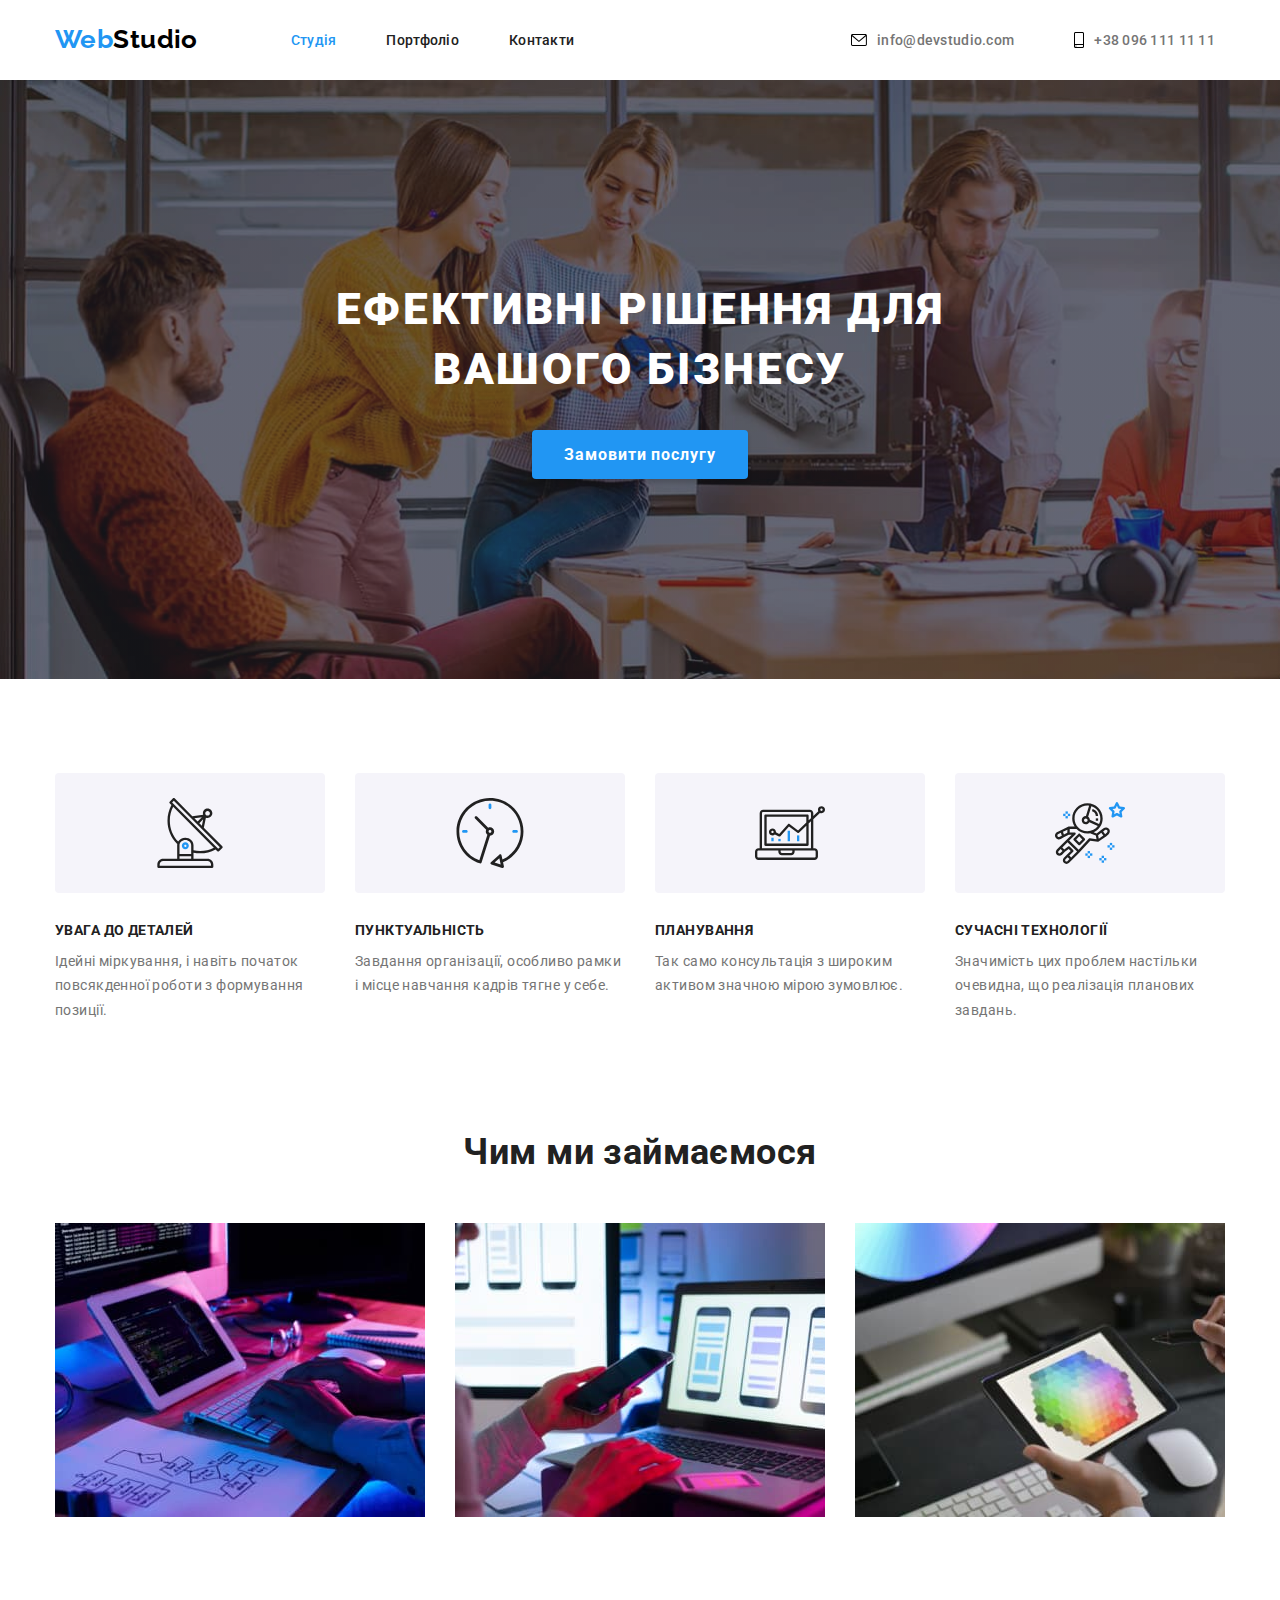
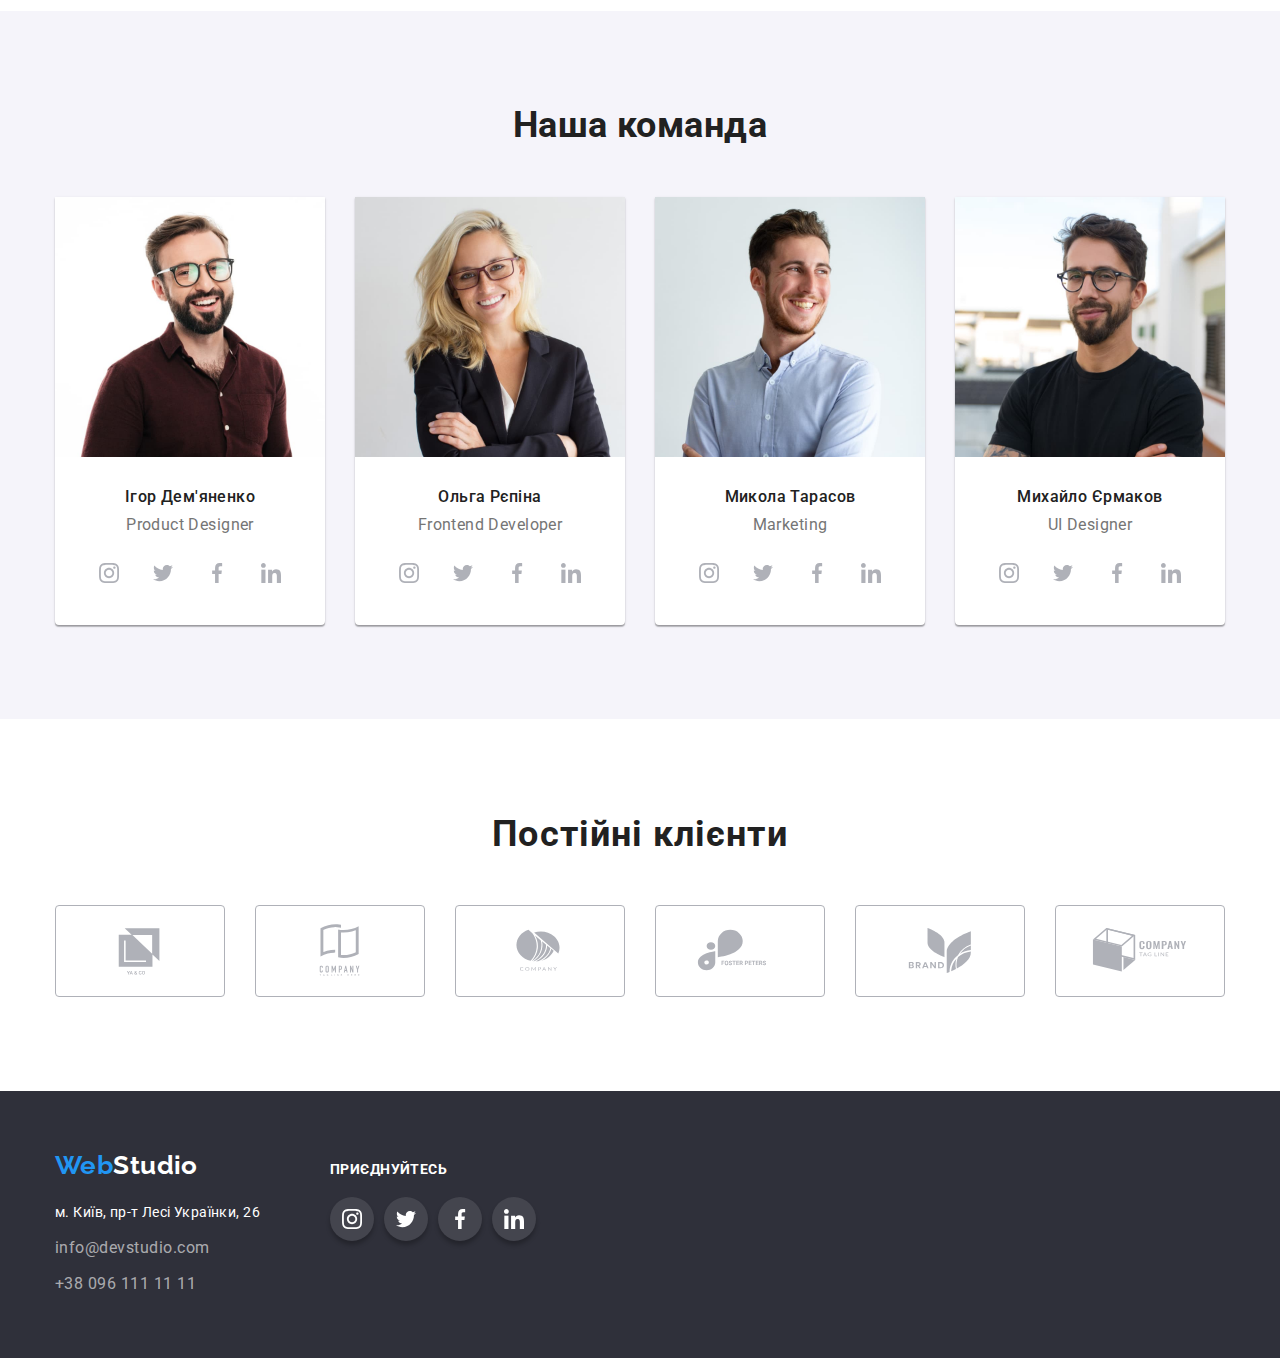
<file: index.html>
<!DOCTYPE html>
<html lang="uk">
  <head>
    <meta charset="UTF-8" />
    <meta http-equiv="X-UA-Compatible" content="IE=edge" />
    <meta name="viewport" content="width=device-width, initial-scale=1.0" />
    <title>webstudio</title>
    <link rel="preconnect" href="https://fonts.googleapis.com" />
    <link rel="preconnect" href="https://fonts.gstatic.com" crossorigin />
    <link
      href="https://fonts.googleapis.com/css2?family=Raleway:wght@700&family=Roboto:wght@400;500;700;900&display=swap"
      rel="stylesheet"
    />
    <link
      rel="stylesheet"
      href="https://cdn.jsdelivr.net/npm/modern-normalize@1.1.0/modern-normalize.min.css"
    />
    <link rel="stylesheet" href="./css/styles.css" />
  </head>
  <body>
    <header>
      <div class="container heder-container">
        <nav class="heder-container">
          <a href="./index.html" class="logo header-logo"
            >Web<span class="logo-top">Studio</span></a
          >
          <ul class="site-nav heder-container">
            <li class="menu-item"><a href="./index.html" class="link current">Студія</a></li>
            <li class="menu-item"><a href="./portfolio.html" class="link">Портфоліо</a></li>
            <li class="menu-item"><a href="./index.html" class="link">Контакти</a></li>
          </ul>
        </nav>
        <ul class="header-contacts heder-container">
          <li>
            <div class="icon-contacts">
                <svg aria-label="конверт" class="above" width="16" height="12">
                <use href="./images/sprite.svg#icon-envelope" ></use>
              </svg>
            <a href="mailto:info@devstudio.com" class="above">info@devstudio.com</a>
          </div>
        </li>
          <li>
            <div class="icon-contacts">
                <svg aria-label="іконка смартфона" class="above" width="10" height="16" >
                <use href="./images/sprite.svg#icon-smartphone" ></use>
              </svg>
             <a href="tel:+380961111111" class="above">+38 096 111 11 11</a>
          </div>
        </li>
        </ul>
      </div>
    </header>
    <main>
      <section class="hero section">
        <div class="container">
          <h1 class="hero-title">Ефективні рішення для вашого бізнесу</h1>
          <button type="button" class="button">Замовити послугу</button>
        </div>
      </section>
      <section class="quality section">
        <div class="container">
          <h2 class="visualy-hidden">Наші переваги</h2>
          <ul class="list-quality list-quality-container">
            <li class="list-item">
              <div class="icon-border">
                <svg aria-label="антена" class="icon-quality">
                <use href="./images/sprite.svg#icon-antenna"></use>
              </svg>
            </div>
              <h3 class="list-title">Увага до деталей</h3>
              <p class="text">
                Ідейні міркування, і навіть початок повсякденної роботи з формування позиції.
              </p>
            </li>
            <li class="list-item">
              <div class="icon-border">
                <svg aria-label="антена" class="icon-quality">
                <use href="./images/sprite.svg#icon-clock"></use>
              </svg>
            </div>
              <h3 class="list-title">Пунктуальність</h3>
              <p class="text">
                Завдання організації, особливо рамки і місце навчання кадрів тягне у себе.
              </p>
            </li>
            <li class="list-item ">
              <div class="icon-border">
                <svg aria-label="антена" class="icon-quality">
                <use href="./images/sprite.svg#icon-diagram"></use>
              </svg>
            </div>
              <h3 class="list-title">Планування</h3>
              <p class="text">Так само консультація з широким активом значною мірою зумовлює.</p>
            </li>
            <li class="list-item ">
              <div class="icon-border">
                <svg aria-label="антена" class="icon-quality">
                <use href="./images/sprite.svg#icon-astronaut"></use>
              </svg>
            </div>
              <h3 class="list-title">Сучасні технології</h3>
              <p class="text">
                Значимість цих проблем настільки очевидна, що реалізація планових завдань.
              </p>
            </li>
          </ul>
        </div>
      </section>
      <section class="work section">
        <div class="container">
          <h2 class="work-title">Чим ми займаємося</h2>
          <ul class="list-photo list-photo-container">
            <li><img src="./images/img/box1.jpg" alt="Програмне забеспечння" width="370" /></li>
            <li><img src="./images/img/box2.jpg" alt="Розробка мобіліних додатків" width="370" /></li>
            <li><img src="./images/img/box3.jpg" alt="Програмування на комп'ютері" width="370" /></li>
          </ul>
        </div>
      </section>
      <section class="employees section">
        <div class="container">
          <h2 class="employees-title">Наша команда</h2>
          <ul class="list-name list-name-container">
            <li class="title-name">
              <img src="./images/team/img1.jpg" alt="Ігор Дем'яненко" width="270" />
              <div class="team">
                <h3 class="name-container">Ігор Дем'яненко</h3>
                <p class="text" lang="en">Product Designer</p>
                <ul class="social-list">
                  <li class="social-list-item">
                    <a href="" class="sotial-list-link">
                      <svg aria-label="іконка інстаграму" class="sotial-list-icon">
                        <use href="./images/sprite.svg#icon-instagram"></use>
                      </svg>
                    </a>
                  </li>
                  <li class="social-list-item">
                    <a href="" class="sotial-list-link">
                      <svg aria-label="іконка твітеру" class="sotial-list-icon">
                        <use href="./images/sprite.svg#icon-twitter"></use>
                      </svg>
                    </a>
                  </li>
                  <li class="social-list-item">
                    <a href="" class="sotial-list-link">
                      <svg aria-label="іконка фейсбуку" class="sotial-list-icon">
                        <use href="./images/sprite.svg#icon-facebook"></use>
                      </svg>
                    </a>
                  </li>
                  <li class="social-list-item">
                    <a href="" class="sotial-list-link">
                      <svg aria-label="іконка лікедину" class="sotial-list-icon">
                        <use href="./images/sprite.svg#icon-linkedin"></use>
                      </svg>
                    </a>
                  </li>
                </ul>
              </div>
            </li>
            <li class="title-name">
              <img src="./images/team/img2.jpg" alt="Ольга Рєпіна" width="270" />
              <div class="team">
                <h3 class="name-container">Ольга Рєпіна</h3>
                <p class="text" lang="en">Frontend Developer</p>
                <ul class="social-list">
                  <li class="social-list-item">
                    <a href="" class="sotial-list-link">
                      <svg aria-label="іконка інстаграму" class="sotial-list-icon">
                        <use href="./images/sprite.svg#icon-instagram"></use>
                      </svg>
                    </a>
                  </li>
                  <li class="social-list-item">
                    <a href="" class="sotial-list-link">
                      <svg aria-label="іконка твітеру" class="sotial-list-icon">
                        <use href="./images/sprite.svg#icon-twitter"></use>
                      </svg>
                    </a>
                  </li>
                  <li class="social-list-item">
                    <a href="" class="sotial-list-link">
                      <svg aria-label="іконка фейсбуку" class="sotial-list-icon">
                        <use href="./images/sprite.svg#icon-facebook"></use>
                      </svg>
                    </a>
                  </li>
                  <li class="social-list-item">
                    <a href="" class="sotial-list-link">
                      <svg aria-label="іконка лікедину" class="sotial-list-icon">
                        <use href="./images/sprite.svg#icon-linkedin"></use>
                      </svg>
                    </a>
                  </li>
                </ul>
              </div>
            </li>
            <li class="title-name">
              <img src="./images/team/img3.jpg" alt="Микола Тарасов" width="270" />
              <div class="team">
                <h3 class="name-container">Микола Тарасов</h3>
                <p class="text" lang="en">Marketing</p>
                <ul class="social-list">
                  <li class="social-list-item">
                    <a href="" class="sotial-list-link">
                      <svg aria-label="іконка інстаграму" class="sotial-list-icon">
                        <use href="./images/sprite.svg#icon-instagram"></use>
                      </svg>
                    </a>
                  </li>
                  <li class="social-list-item">
                    <a href="" class="sotial-list-link">
                      <svg aria-label="іконка твітеру" class="sotial-list-icon">
                        <use href="./images/sprite.svg#icon-twitter"></use>
                      </svg>
                    </a>
                  </li>
                  <li class="social-list-item">
                    <a href="" class="sotial-list-link">
                      <svg aria-label="іконка фейсбуку" class="sotial-list-icon">
                        <use href="./images/sprite.svg#icon-facebook"></use>
                      </svg>
                    </a>
                  </li>
                  <li class="social-list-item">
                    <a href="" class="sotial-list-link">
                      <svg aria-label="іконка лікедину" class="sotial-list-icon">
                        <use href="./images/sprite.svg#icon-linkedin"></use>
                      </svg>
                    </a>
                  </li>
                </ul>
              </div>
            </li>
            <li class="title-name">
              <img src="./images/team/img4.jpg" alt="Михайло Єрмаков" width="270" />
              <div class="team">
                <h3 class="name-container">Михайло Єрмаков</h3>
                <p class="text" lang="en">UI Designer</p>
                <ul class="social-list">
                  <li class="social-list-item">
                    <a href="" class="sotial-list-link">
                      <svg aria-label="іконка інстаграму" class="sotial-list-icon">
                        <use href="./images/sprite.svg#icon-instagram"></use>
                      </svg>
                    </a>
                  </li>
                  <li class="social-list-item">
                    <a href="" class="sotial-list-link">
                      <svg aria-label="іконка твітеру" class="sotial-list-icon">
                        <use href="./images/sprite.svg#icon-twitter"></use>
                      </svg>
                    </a>
                  </li>
                  <li class="social-list-item">
                    <a href="" class="sotial-list-link">
                      <svg aria-label="іконка фейсбуку" class="sotial-list-icon">
                        <use href="./images/sprite.svg#icon-facebook"></use>
                      </svg>
                    </a>
                  </li>
                  <li class="social-list-item">
                    <a href="" class="sotial-list-link">
                      <svg aria-label="іконка лікедину" class="sotial-list-icon">
                        <use href="./images/sprite.svg#icon-linkedin"></use>
                      </svg>
                    </a>
                  </li>
                </ul>
              </div>
            </li>
          </ul>
        </div>
      </section>
      <section class="section">
        <div class="container">
          <h2 class="customer-title">Постійні клієнти</h2>
          <ul class="customer-list">
            <li class="customer-item">
              <a href="" class="customer-link">
                <svg aria-label="логотип яко" class="customer-icon">
                  <use href="./images/sprite.svg#icon-yaco"></use>
                </svg>
              </a>
            </li>
            <li class="customer-item">
              <a href="" class="customer-link">
                <svg aria-label="логотип тайнлайн" class="customer-icon">
                  <use href="./images/sprite.svg#icon-tainline"></use>
                </svg>
              </a>
            </li>
            <li class="customer-item">
              <a href="" class="customer-link">
                <svg aria-label="логотип компані" class="customer-icon">
                  <use href="./images/sprite.svg#icon-company"></use>
                </svg>
              </a>
            </li>
            <li class="customer-item">
              <a href="" class="customer-link">
                <svg aria-label="логотип фостер" class="customer-icon">
                  <use href="./images/sprite.svg#icon-foster"></use>
                </svg>
              </a>
            </li>
            <li class="customer-item">
              <a href="" class="customer-link">
                <svg aria-label="логотип бренд" class="customer-icon">
                  <use href="./images/sprite.svg#icon-brand"></use>
                </svg>
              </a>
            </li>
            <li class="customer-item">
              <a href="" class="customer-link">
                <svg aria-label="логотип таг" class="customer-icon">
                  <use href="./images/sprite.svg#icon-tag"></use>
                </svg>
              </a>
            </li>
          </ul>
        </div>
      </section>
    </main>
    <footer class="site-down">
      <div class="container footer-logo-adress">
        <div class ="logo-adress">
        <a href="./index.html" class="logo logo-footer">Web<span class="logo-down">Studio</span></a>
        <address class="address">
          <ul class="address-list">
            <li class="address-list-container">
              <a
                href="https://goo.gl/maps/CPtrU1FHBa2aNyZL9"
                target="_blank"
                rel="noopener noreferrer nofollow"
                class="link"
              >
                м. Київ, пр-т Лесі Українки, 26</a
              >
            </li>
            <li class="address-list-container">
              <a href="mailto:info@devstudio.com" class="list">info@devstudio.com</a>
            </li>
            <li class="address-list-container">
              <a href="tel:+380961111111" class="list">+38 096 111 11 11</a>
            </li>
          </ul>
        </address>
        </div>
             <div class="footer-social">
                <h3 class="footer-container">приєднуйтесь</h3>
                <ul class="footer-social-list">
                  <li class="footer-social-list-item">
                    <a href="" class="footer-sotial-list-link">
                      <svg aria-label="іконка інстаграму" class="footer-sotial-list-icon">
                        <use href="./images/sprite.svg#icon-instagram"></use>
                      </svg>
                    </a>
                  </li>
                  <li class="footer-social-list-item">
                    <a href="" class="footer-sotial-list-link">
                      <svg aria-label="іконка твітеру" class="footer-sotial-list-icon">
                        <use href="./images/sprite.svg#icon-twitter"></use>
                      </svg>
                    </a>
                  </li>
                  <li class="footer-social-list-item">
                    <a href="" class="footer-sotial-list-link">
                      <svg aria-label="іконка фейсбуку" class="footer-sotial-list-icon">
                        <use href="./images/sprite.svg#icon-facebook"></use>
                      </svg>
                    </a>
                  </li>
                  <li class="footer-social-list-item">
                    <a href="" class="footer-sotial-list-link">
                      <svg aria-label="іконка лікедину" class="footer-sotial-list-icon">
                        <use href="./images/sprite.svg#icon-linkedin"></use>
                      </svg>
                    </a>
                  </li>
                </ul>
              </div>
      </div>
    </footer>
  </body>
</html>
</file>
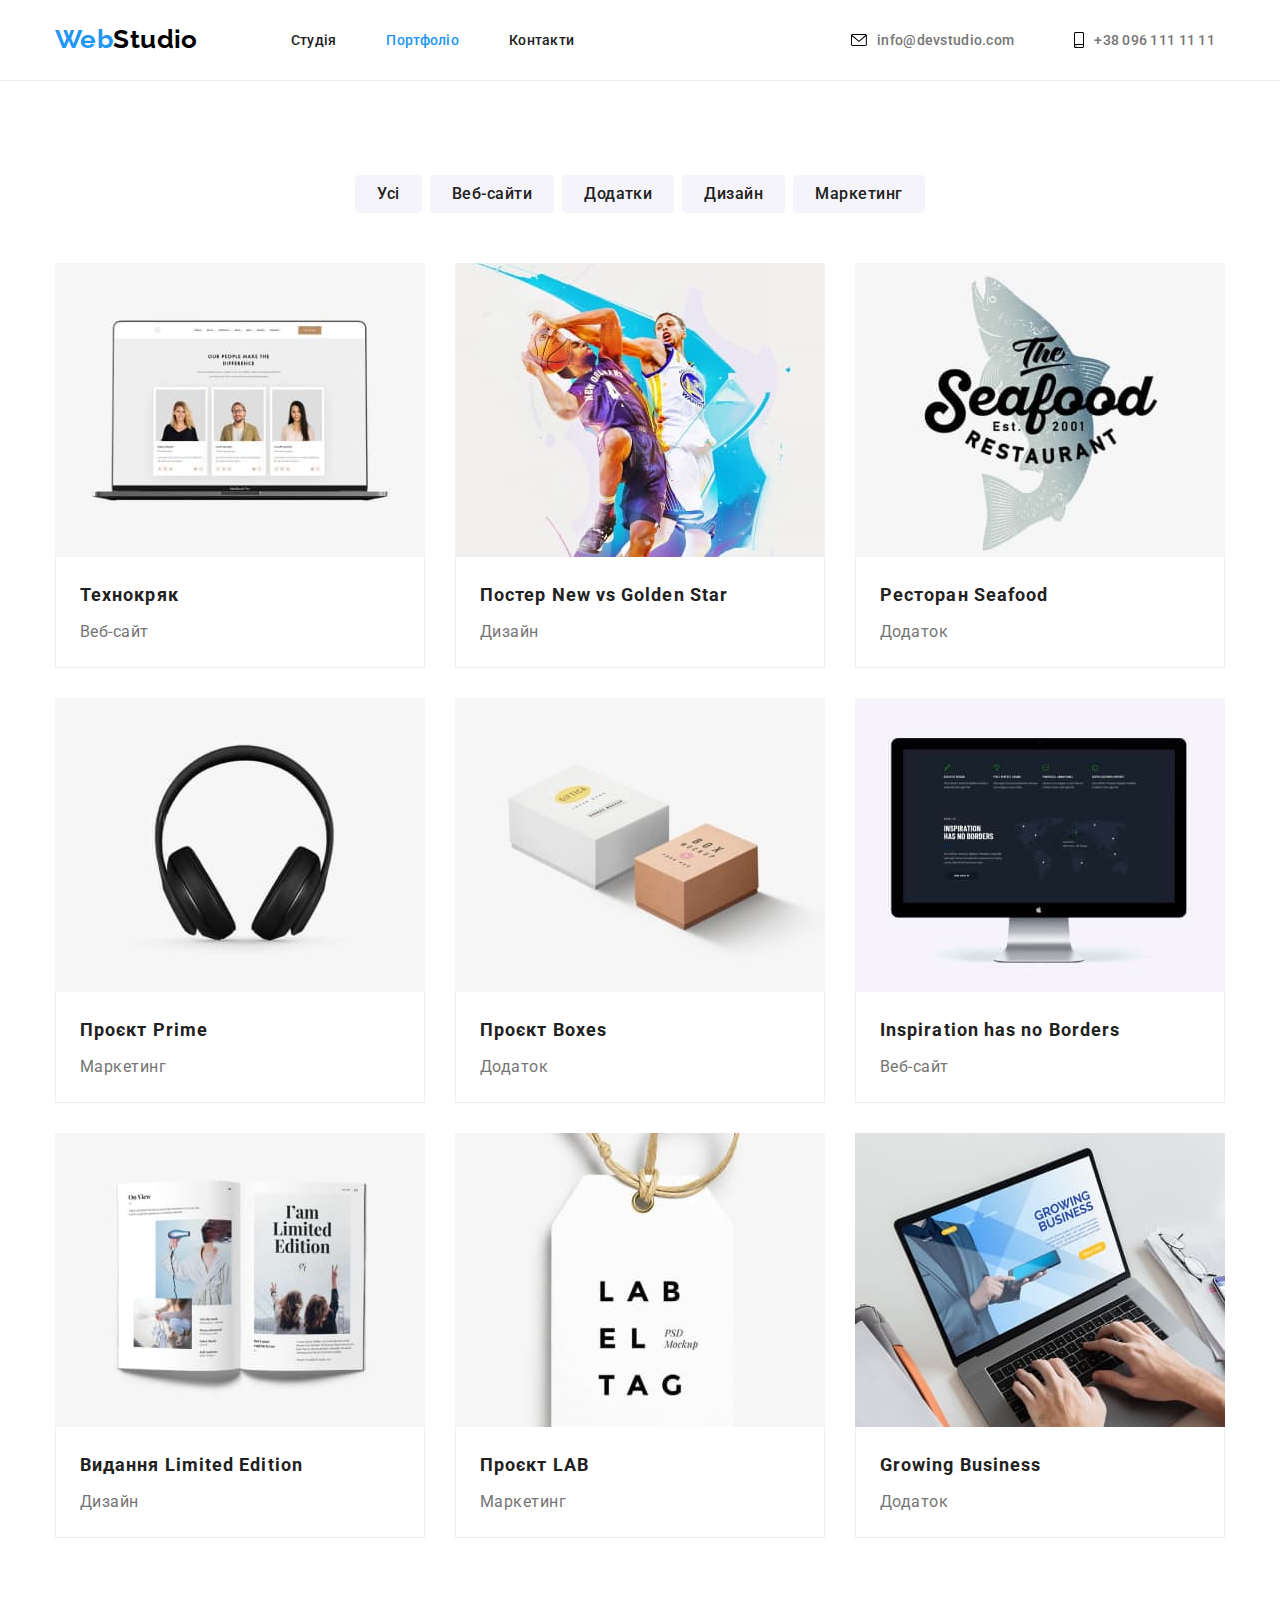
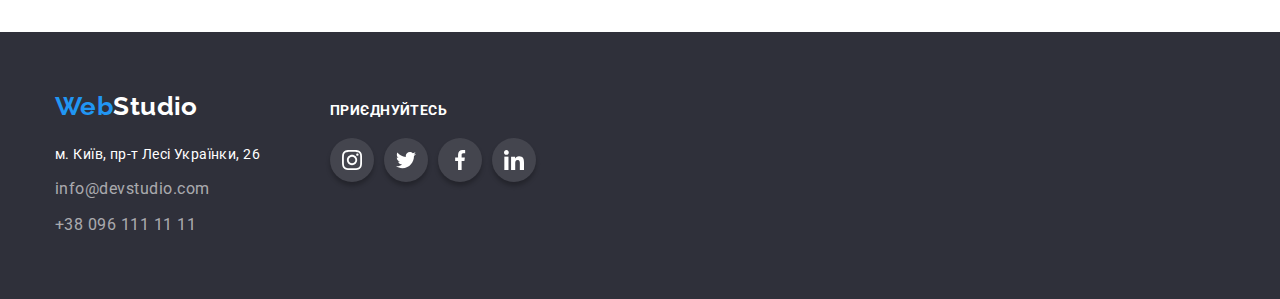
<file: portfolio.html>
<!DOCTYPE html>
<html lang="uk">
  <head>
    <meta charset="UTF-8" />
    <meta http-equiv="X-UA-Compatible" content="IE=edge" />
    <meta name="viewport" content="width=device-width, initial-scale=1.0" />
    <title>Портфоліо</title>
    <link rel="preconnect" href="https://fonts.googleapis.com" />
    <link rel="preconnect" href="https://fonts.gstatic.com" crossorigin />
    <link
      href="https://fonts.googleapis.com/css2?family=Raleway:wght@700&family=Roboto:wght@400;500;700;900&display=swap"
      rel="stylesheet"
    />
    <link
      rel="stylesheet"
      href="https://cdn.jsdelivr.net/npm/modern-normalize@1.1.0/modern-normalize.min.css"
    />
    <link href="./css/styles.css" rel="stylesheet" type="text/css"/>
  </head>
  <body>
    <header class="header-line">
      <div class="container heder-container">
        <nav class="heder-container">
          <a href="./index.html" class="logo header-logo"
            >Web<span class="logo-top">Studio</span></a
          >
          <ul class="site-nav heder-container">
            <li class="menu-item"><a href="./index.html" class="link">Студія</a></li>
            <li class="menu-item"><a href="./portfolio.html" class="link current">Портфоліо</a></li>
            <li class="menu-item"><a href="./index.html" class="link">Контакти</a></li>
          </ul>
        </nav>
        <ul class="header-contacts heder-container">
          <li>
            <div class="icon-contacts">
                <svg aria-label="конверт" class="above" width="16" height="12">
                <use href="./images/sprite.svg#icon-envelope" ></use>
              </svg>
            <a href="mailto:info@devstudio.com" class="above">info@devstudio.com</a>
          </div>
        </li>
          <li>
            <div class="icon-contacts">
                <svg aria-label="іконка смартфона" class="above" width="10" height="16" >
                <use href="./images/sprite.svg#icon-smartphone" ></use>
              </svg>
             <a href="tel:+380961111111" class="above">+38 096 111 11 11</a>
          </div>
        </li>
        </ul>
      </div>
    </header>
    <main>
      <section class="portfolio section">
        <div class="container">
          <h1 class="visualy-hidden">Список сфер діяльності</h1>
          <ul class="list-quality buttom-container">
            <li><button type="button" class="button-portfolio">Усі</button></li>
            <li><button type="button" class="button-portfolio">Веб-сайти</button></li>
            <li><button type="button" class="button-portfolio">Додатки</button></li>
            <li><button type="button" class="button-portfolio">Дизайн</button></li>
            <li><button type="button" class="button-portfolio">Маркетинг</button></li>
          </ul>
          <h2 class="visualy-hidden">Сфери діяльності</h2>
          <ul class="projects-title">
            <li class="project-list">
              <a href="./index.html" class="border-card-link">
              <img src="./images/portfolio/tehnokryak.jpg" alt="Технокряк" width="370" />
              <div class="border-card">
                <h3 class="title">Технокряк</h3>
                <p class="list">Веб-сайт</p>
              </div>
              </a>
            </li>
            <li class="project-list">
              <a href="./index.html" class="border-card-link">
              <img
                src="./images/portfolio/goldenstar.jpg"
                alt="Постер New Orlean vs Golden Star"
                width="370"
              />
              <div class="border-card">
                <h3 class="title">Постер New vs Golden Star</h3>
                <p class="list">Дизайн</p>
              </div>
              </a>
            </li>
            <li class="project-list">
              <a href="./index.html" class="border-card-link">
              <img src="./images/portfolio/seafood.jpg" alt="Ресторан Seafood" width="370" />
              <div class="border-card">
                <h3 class="title">Ресторан Seafood</h3>
                <p class="list">Додаток</p>
              </div>
              </a>
            </li>
            <li class="project-list">
              <a href="./index.html" class="border-card-link">
              <img src="./images/portfolio/prime.jpg" alt="Проєкт Prime" width="370" />
              <div class="border-card">
                <h3 class="title">Проєкт Prime</h3>
                <p class="list">Маркетинг</p>
              </div>
              </a>
            </li>
            <li class="project-list">
              <a href="./index.html" class="border-card-link">
              <img src="./images/portfolio/boxes.jpg" alt="Проєкт Boxes" width="370" />
              <div class="border-card">
                <h3 class="title">Проєкт Boxes</h3>
                <p class="list">Додаток</p>
              </div>
              </a>
            </li>
            <li class="project-list">
              <a href="./index.html" class="border-card-link">
              <img src="./images/portfolio/inspiration.jpg" alt="Inspiration has no Borders" width="370" />
              <div class="border-card">
                <h3 class="title">Inspiration has no Borders</h3>
                <p class="list">Веб-сайт</p>
              </div>
              </a>
            </li>
            <li class="project-list">
              <a href="./index.html" class="border-card-link">
              <img src="./images/portfolio/limitededition.jpg" alt="Видання Limited Edition" width="370" />
              <div class="border-card">
                <h3 class="title">Видання Limited Edition</h3>
                <p class="list">Дизайн</p>
              </div>
              </a>
            </li>
            <li class="project-list">
              <a href="./index.html" class="border-card-link">
              <img src="./images/portfolio/lab.jpg" alt="Проєкт LAB" width="370" />
              <div class="border-card">
                <h3 class="title">Проєкт LAB</h3>
                <p class="list">Маркетинг</p>
              </div>
              </a>
            </li>
            <li class="project-list">
              <a href="./index.html" class="border-card-link">
              <img src="./images/portfolio/growingbusiness.jpg" alt="Growing Business" width="370" />
              <div class="border-card">
                <h3 class="title">Growing Business</h3>
                <p class="list">Додаток</p>
              </div>
              </a>
            </li>
          </ul>
        </div>
      </section>
    </main>
     <footer class="site-down">
      <div class="container footer-logo-adress">
        <div class ="logo-adress">
        <a href="./index.html" class="logo logo-footer">Web<span class="logo-down">Studio</span></a>
        <address class="address">
          <ul class="address-list">
            <li class="address-list-container">
              <a
                href="https://goo.gl/maps/CPtrU1FHBa2aNyZL9"
                target="_blank"
                rel="noopener noreferrer nofollow"
                class="link"
              >
                м. Київ, пр-т Лесі Українки, 26</a
              >
            </li>
            <li class="address-list-container">
              <a href="mailto:info@devstudio.com" class="list">info@devstudio.com</a>
            </li>
            <li class="address-list-container">
              <a href="tel:+380961111111" class="list">+38 096 111 11 11</a>
            </li>
          </ul>
        </address>
        </div>
             <div class="footer-social">
                <h3 class="footer-container">приєднуйтесь</h3>
                <ul class="footer-social-list">
                  <li class="footer-social-list-item">
                    <a href="" class="footer-sotial-list-link">
                      <svg aria-label="іконка інстаграму" class="footer-sotial-list-icon">
                        <use href="./images/sprite.svg#icon-instagram"></use>
                      </svg>
                    </a>
                  </li>
                  <li class="footer-social-list-item">
                    <a href="" class="footer-sotial-list-link">
                      <svg aria-label="іконка твітеру" class="footer-sotial-list-icon">
                        <use href="./images/sprite.svg#icon-twitter"></use>
                      </svg>
                    </a>
                  </li>
                  <li class="footer-social-list-item">
                    <a href="" class="footer-sotial-list-link">
                      <svg aria-label="іконка фейсбуку" class="footer-sotial-list-icon">
                        <use href="./images/sprite.svg#icon-facebook"></use>
                      </svg>
                    </a>
                  </li>
                  <li class="footer-social-list-item">
                    <a href="" class="footer-sotial-list-link">
                      <svg aria-label="іконка лікедину" class="footer-sotial-list-icon">
                        <use href="./images/sprite.svg#icon-linkedin"></use>
                      </svg>
                    </a>
                  </li>
                </ul>
              </div>
      </div>
    </footer>
  </body>
</html>
</file>
<file: css/styles.css>
:root {
    --primary-text-color: #212121;
    --secondary-text-color: #757575;
    --accent-text-color: #2196F3;
    --accent-secondary-text-color: #FFFFFF;
    --primary-bcg-color: #2F303A;
    --secondary-bcg-color: #F5F4FA;
    --other-bcg-color: #EEEEEE;
    --text-logo-color: #000000;
    --hr-line-color: #ECECEC;
    --contacts-footer-color: rgba(255, 255, 255, 0.6);
}

* {
    box-sizing: border-box;
}

h1,
h2,
h3,
h4,
p {
    margin-top: 0;
    margin-bottom: 0;
}

ul,
ol {
    margin-top: 0;
    margin-bottom: 0;
    padding-left: 0;
}

img {
    display: block;
}

body {
    background-color: var(--accent-secondary-text-color);
    color: var(--secondary-text-color);
    font-family: Roboto, sans-serif;
    letter-spacing: 0.03em;
    font-size: 14px;

}

.visualy-hidden {
    position: absolute;
    width: 1px;
    height: 1px;
    margin: -1px;
    border: 0;
    padding: 0;

    white-space: nowrap;
    clip-path: inset(100%);
    clip: rect(0 0 0 0);
    overflow: hidden;
}


.button {
    font-family: Roboto, sans-serif;
    font-weight: 700;
    font-size: 16px;
    line-height: 1.87;
    letter-spacing: 0.06em;
    padding: 10px 32px;
    background-color: var(--accent-text-color);
    color: var(--accent-secondary-text-color);
    cursor: pointer;
    min-width: 216px;
    box-shadow: 0px 4px 4px rgba(0, 0, 0, 0.15);
    border-radius: 4px;
    border: none;
    margin: auto;
}

.container {
    width: 1200px;
    margin-left: auto;
    margin-right: auto;
    padding-right: 15px;
    padding-left: 15px;
}

.section {
    padding-top: 94px;
    padding-bottom: 94px;
}

/* Логотип  */

.logo {
    color: var(--accent-text-color);
    font-family: Raleway, sans-serif;
    font-weight: 700;
    font-size: 26px;
    text-decoration: none;
    margin-right: 93px;

}

.logo-top {
    color: var(--text-logo-color);
}

.logo-down {
    color: var(--accent-secondary-text-color);
}

.header-logo {
    padding: 25px 0;
}

/* < !-- Навигация по сайту  --> */

.site-nav .link {
    color: var(--primary-text-color);
    font-weight: 500;
    letter-spacing: 0.02em;
    text-decoration: none;
    cursor: pointer;



}

.site-nav {
    column-gap: 50px;
}

.site-nav .link:hover,
.site-nav .link:focus {
    color: var(--accent-text-color);
}

/* Контакты */
.heder-container {
    display: flex;
    align-items: center;
}

.header-contacts,
.site-nav {
    list-style: none;
}

.header-contacts {
    margin-left: auto;
    column-gap: 50px;
}

.site-nav .link:hover,
.site-nav .link:focus {
    color: var(--accent-text-color);
}

.site-nav .link.current {
    color: var(--accent-text-color);
}

.icon-contacts {
    display: flex;
    align-items: center;
}


.above {
    display: block;
    align-items: center;
    font-weight: 500;
    letter-spacing: 0.02em;
    text-decoration: none;
    color: var(--secondary-text-color);
    margin-right: 10px;

}


.icon-contacts:hover .above,
.icon-contacts:focus .above {
    color: var(--accent-text-color);
    fill: currentColor;
}


/* Фон*/

.hero {
    background-color: var(--primary-bcg-color);
    padding: 200px 0;
    text-align: center;
    background-image: linear-gradient(rgba(47, 48, 58, 0.4), rgba(47, 48, 58, 0.4)), url("../images/img/imghero.jpg");
    background-size: cover;
}



.hero-title {
    font-weight: 900;
    font-size: 44px;
    line-height: 1.36;
    width: 696px;
    text-align: center;
    letter-spacing: 0.06em;
    text-transform: uppercase;
    color: var(--accent-secondary-text-color);
    align-items: center;
    margin: auto;
    margin-bottom: 30px;

}

/* Пункты*/
/* Наш подход */
.list-quality-container {
    display: flex;
    column-gap: 30px;

}

.list-photo,
.list-quality {
    list-style: none;
}

.quality-title {
    font-weight: 700;
    font-size: 36px;
    text-align: center;
    color: var(--primary-text-color);
}

.icon-border {
    display: flex;
    justify-content: center;
    align-items: center;
    width: 270px;
    height: 120px;
    background-color: var(--secondary-bcg-color);
    border-radius: 4px;
    margin-bottom: 30px;
}

.icon-quality {
    width: 70px;
    height: 70px;



}

.list-title {
    font-size: 14px;
    font-weight: 700;
    line-height: 1.14;
    color: var(--primary-text-color);
    text-transform: uppercase;
}

.list-quality .text {
    line-height: 1.72;
    color: var(--secondary-text-color);
}

/* Чем занимаемся */

.work-title {
    font-weight: 700;
    font-size: 36px;
    line-height: 1.16;
    text-align: center;
    color: var(--primary-text-color);
    margin-bottom: 50px;
}

.work-title .list {
    list-style: none;
}

.list-photo-container {
    display: flex;
    column-gap: 30px;
}

.work {
    padding-top: 0;
}

/* Наша команда*/

.list-name {
    list-style: none;
}

.employees {
    background-color: #F5F4FA;
}

.employees-title {
    font-weight: 700;
    font-size: 36px;
    line-height: 1.16;
    text-align: center;
    color: var(--primary-text-color);
    margin-bottom: 50px;

}

.list-name .title-name {
    font-weight: 500;
    font-size: 16px;
    color: var(--primary-text-color);
}

.list-name-container {
    display: flex;
    column-gap: 30px;
    text-align: center;
}

.title-name {
    background-color: var(--accent-secondary-text-color);
    box-shadow: 0px 1px 3px rgba(0, 0, 0, 0.12), 0px 1px 1px rgba(0, 0, 0, 0.14), 0px 2px 1px rgba(0, 0, 0, 0.2);
    border-radius: 0px 0px 4px 4px;
}

.team {
    padding: 30px 0;
}

.name-container {
    font-weight: 500;
    font-size: 16px;
    line-height: 19px;

}

.text {

    margin-top: 10px;
    margin-bottom: 16px;
}

.list-name .text {
    font-weight: 400;
    font-size: 16px;
    color: var(--secondary-text-color);
}

.social-list {
    display: flex;
    list-style: none;
    justify-content: center;
    column-gap: 10px;
}

.sotial-list-link {
    display: flex;
    align-items: center;
    justify-content: center;
    width: 44px;
    height: 44px;
    border-radius: 50%;
    background-color: #FFFFFF;
}

.sotial-list-link:hover,
.sotial-list-link:focus {
    background-color: var(--accent-text-color);
}

.sotial-list-icon {
    width: 20px;
    height: 20px;
    fill: #AFB1B8;
}

.sotial-list-link:hover .sotial-list-icon,
.sotial-list-link:focus .sotial-list-icon {
    fill: var(--accent-secondary-text-color);
}

/* Постійні клієнти*/

.customer-title {
    font-weight: 700;
    font-size: 36px;
    line-height: 42px;
    text-align: center;
    letter-spacing: 0.03em;
    color: var(--primary-text-color);
    margin-bottom: 50px;
}

.customer-list {
    display: flex;
    gap: 30px;
    list-style: none;
}

.customer-link {
    display: flex;
    align-items: center;
    justify-content: center;
    width: 170px;
    height: 92px;
    border: 1px solid #AFB1B8;
    border-radius: 4px;
}

.customer-link:hover,
.customer-link:focus {
    border-color: var(--accent-text-color);
}

.customer-icon {
    width: 106px;
    height: 60px;
    fill: #AFB1B8;

}

.customer-link:hover .customer-icon,
.customer-link:focus .customer-icon {
    fill: var(--accent-text-color);
    cursor: pointer;
}


/* Футер*/

.site-down {
    display: flex;
    align-items: baseline;
    background-color: var(--primary-bcg-color);
    padding: 60px 0;

}

.footer-logo-adress {
    display: flex;
    align-items: baseline;
}

.address {
    font-style: normal;
    margin-top: 20px;
}

.address .address-list {
    list-style: none;
    display: flex;
    flex-direction: column;
    margin-right: 70px;
}

.address-list-container:not(:last-child) {
    margin-bottom: 9px;
}

.address-list .link {
    color: var(--accent-secondary-text-color);
    line-height: 1.72;
    text-decoration: none;

}

.address-list .list {
    line-height: 1.72;
    color: rgba(255, 255, 255, 0.6);
    text-decoration: none;
}

.address-list .link:hover,
.address-list .link:focus {
    color: var(--accent-text-color);
}

.address-list .list:hover,
.address-list .list:focus {
    color: var(--accent-text-color);
}

.footer-social {
    align-items: baseline;
}

.footer-container {
    font-weight: 700;
    font-size: 14px;
    line-height: 16px;
    letter-spacing: 0.03em;
    text-transform: uppercase;
    color: #FFFFFF;
    margin-bottom: 20px;

}

.footer-social-list {
    display: flex;
    list-style: none;
    justify-content: center;
    column-gap: 10px;
}

.footer-sotial-list-link {
    display: flex;
    align-items: center;
    justify-content: center;
    width: 44px;
    height: 44px;
    border-radius: 50%;
    background-color: rgba(255, 255, 255, 0.1);
    box-shadow: 0px 4px 4px rgba(0, 0, 0, 0.25);
}

.footer-sotial-list-link:hover,
.footer-sotial-list-link:focus {
    background-color: var(--accent-text-color);
}

.footer-sotial-list-icon {
    width: 20px;
    height: 20px;
    fill: var(--accent-secondary-text-color);
}

.footer-sotial-list-link:hover .footer-sotial-list-icon,
.footer-sotial-list-link:focus .footer-sotial-list-icon {
    fill: var(--accent-secondary-text-color);
}

    /* Портфолио */

    .header-line {
        border-bottom: 1px solid var(--hr-line-color);
    }

    .portfolio {
        list-style: none;
    }

    .button-portfolio {
        font-family: 'Roboto';
        font-style: normal;
        font-weight: 500;
        font-size: 16px;
        line-height: 1.62;
        letter-spacing: 0.03em;
        color: var(--primary-text-color);
        background-color: var(--secondary-bcg-color);
        border-radius: 4px;
        padding: 6px 22px;
        border: none;
        cursor: pointer;
    }

    .buttom-container {
        display: flex;
        column-gap: 8px;
        justify-content: center;
        margin-bottom: 50px;
    }

    .button-portfolio:hover,
    .button-portfolio:focus {
        background-color: var(--accent-text-color);
        color: var(--accent-secondary-text-color);
        box-shadow: 0px 3px 1px rgba(0, 0, 0, 0.1), 0px 1px 2px rgba(0, 0, 0, 0.08), 0px 2px 2px rgba(0, 0, 0, 0.12);
    }

    .projects {
        font-weight: 700;
        font-size: 36px;
        text-align: center;
        color: var(--primary-text-color);
    }

    .border-card-link:hover,
    .border-card-link:focus {
        box-shadow: 0px 1px 1px rgba(0, 0, 0, 0.12), 0px 4px 4px rgba(0, 0, 0, 0.06), 1px 4px 6px rgba(0, 0, 0, 0.16);
    }

    .border-card-link {
        display: block;
        text-decoration: none;
    }

    .border-card {
        padding-top: 20px;
        padding-left: 24px;
        padding-bottom: 20px;
        padding-right: 24px;
        border: 1px solid #EEEEEE;
        border-top: none;
    }

    .title {
        font-weight: 700;
        font-size: 18px;
        line-height: 2;
        letter-spacing: 0.06em;
        color: var(--primary-text-color);
        margin-bottom: 4px;
    }

    .list {
        font-size: 16px;
        line-height: 30px;
        letter-spacing: 0.03em;
        color: #757575;


    }

    .projects-title {
        list-style: none;
        display: flex;
        flex-wrap: wrap;
        gap: 30px;
        justify-content: center;
    }
</file>
